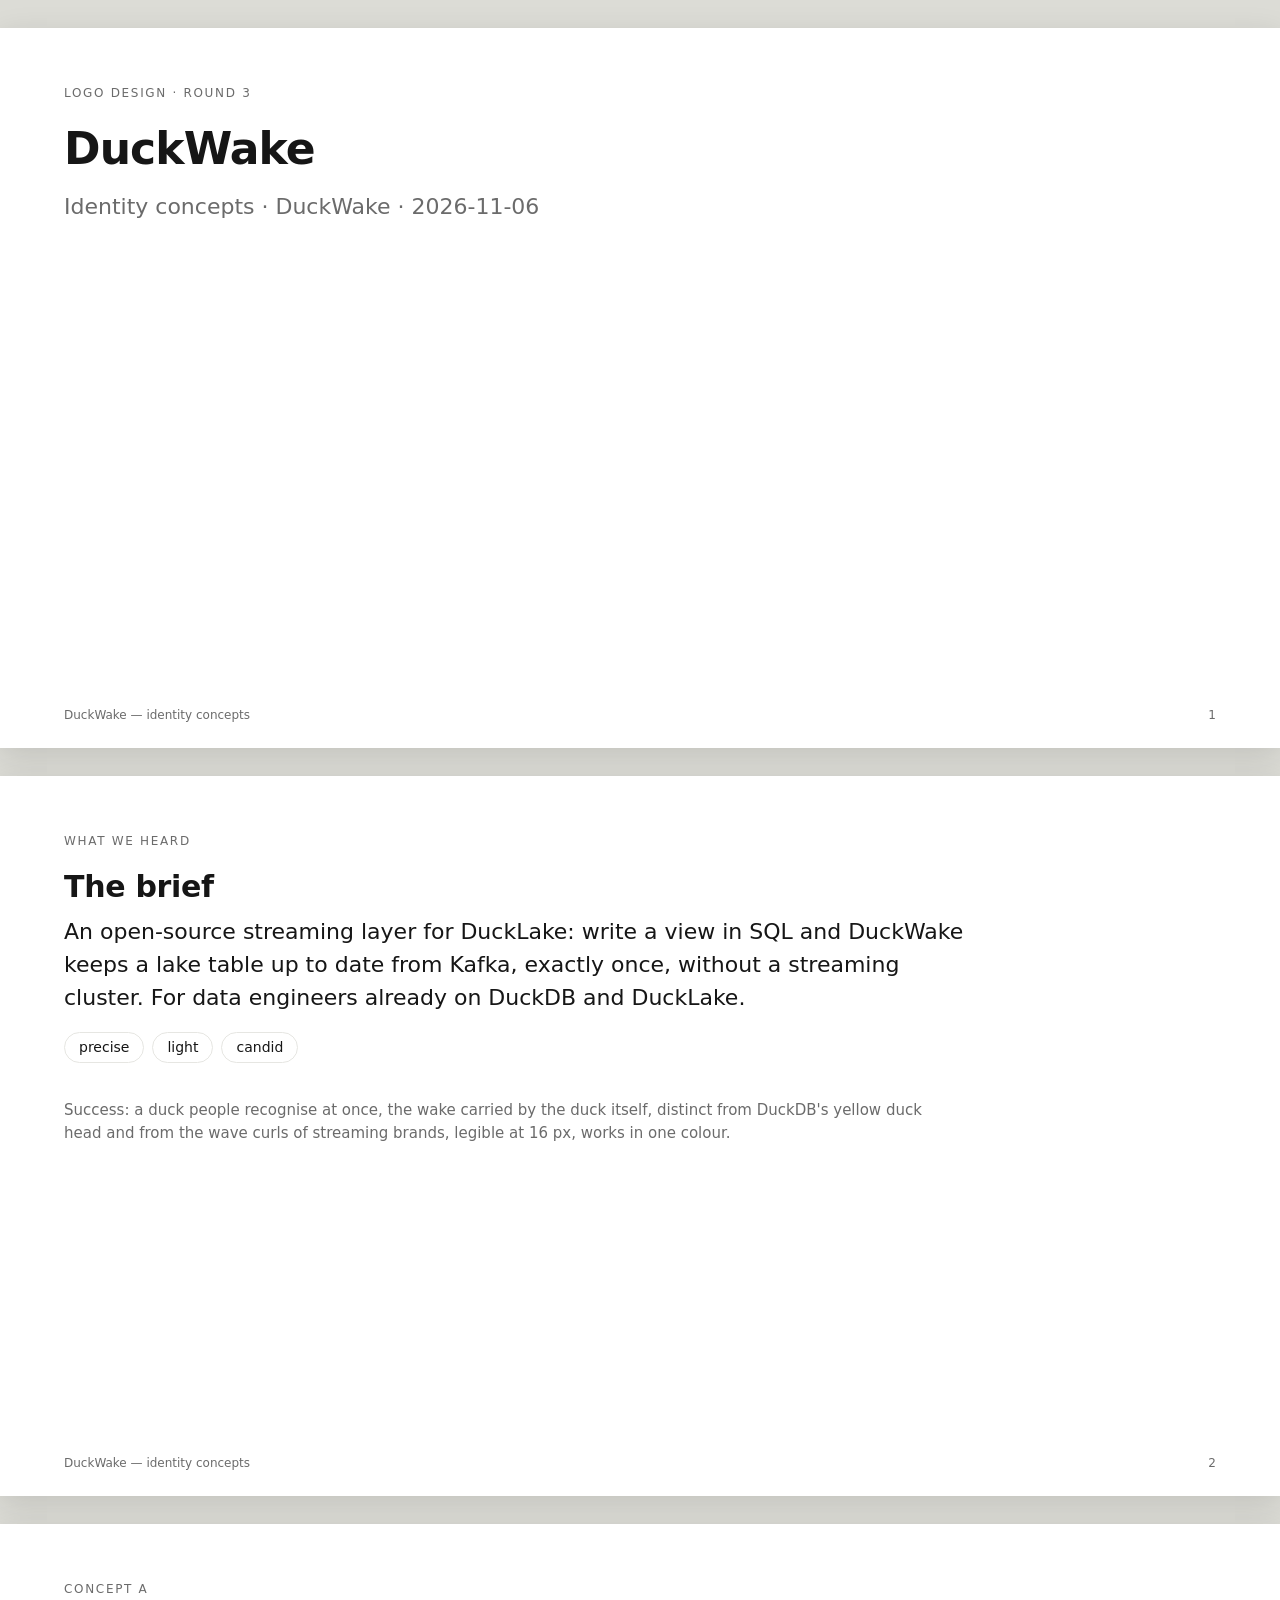
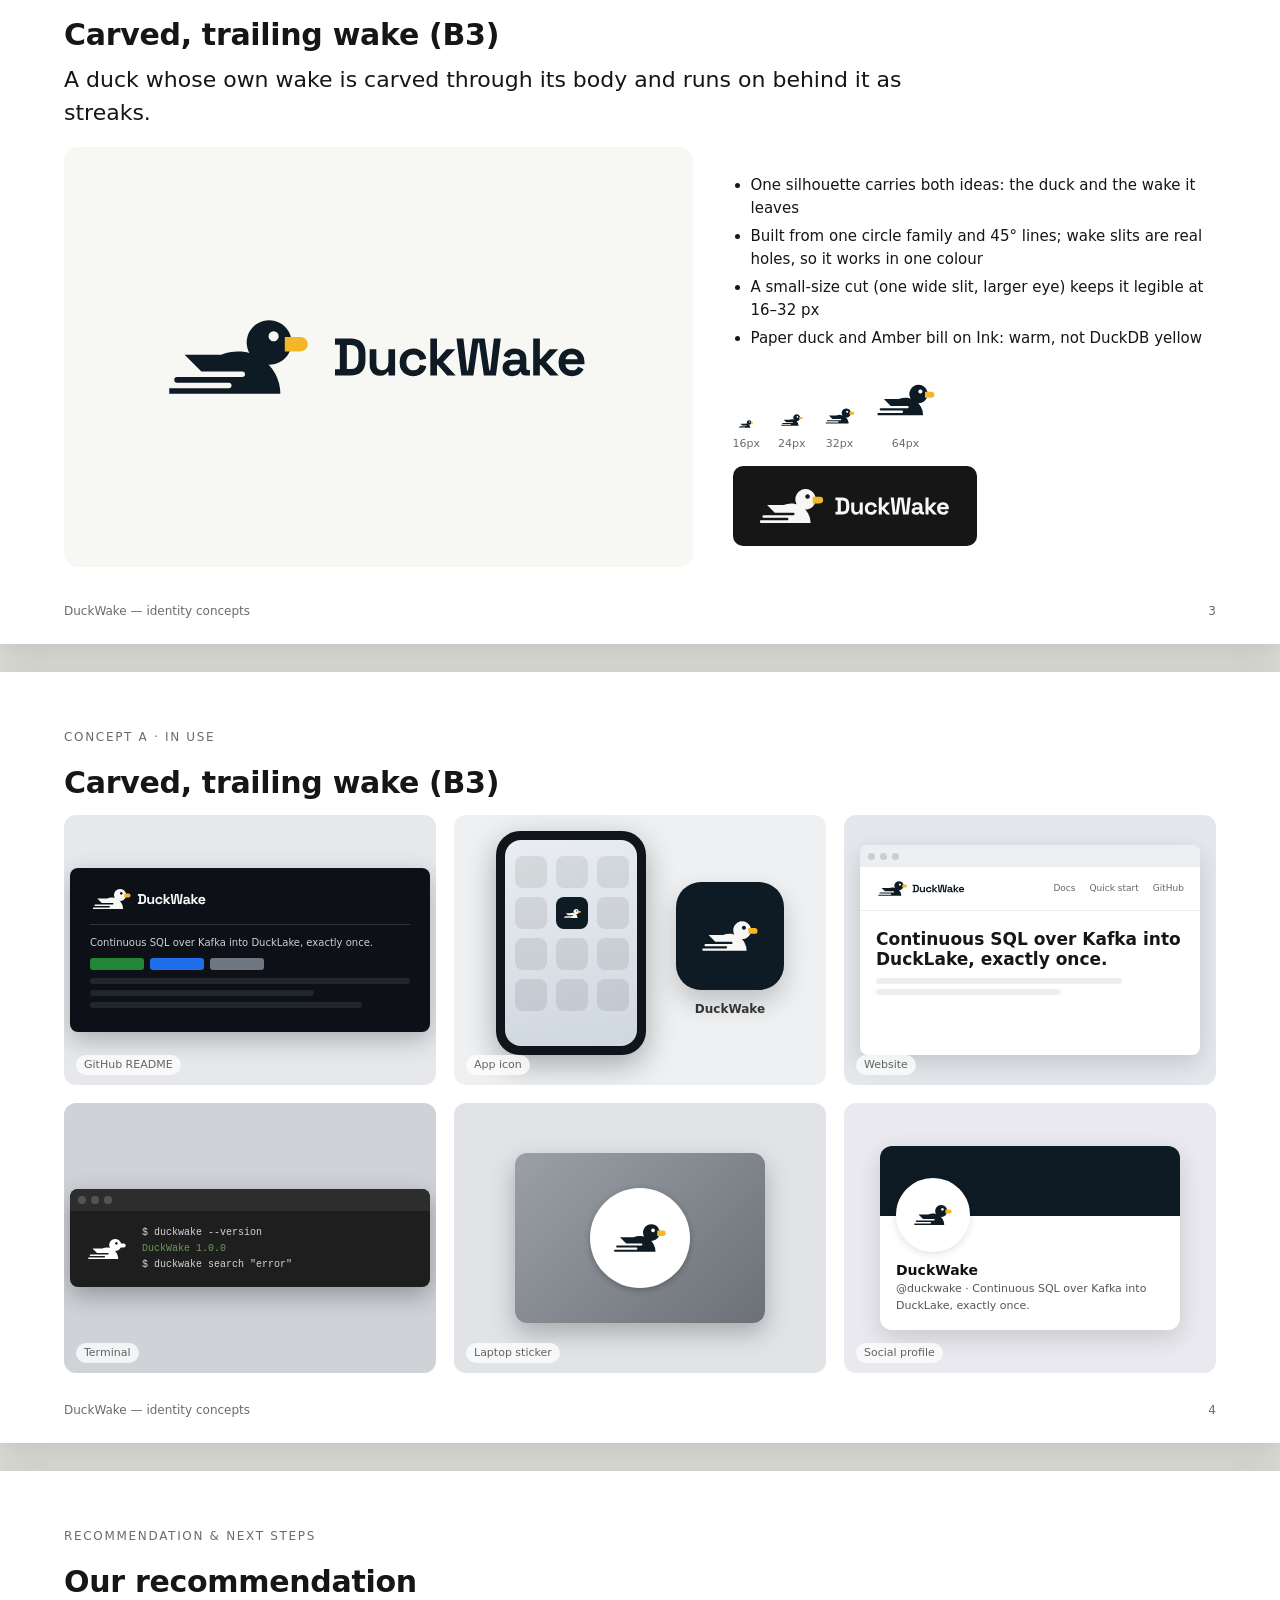
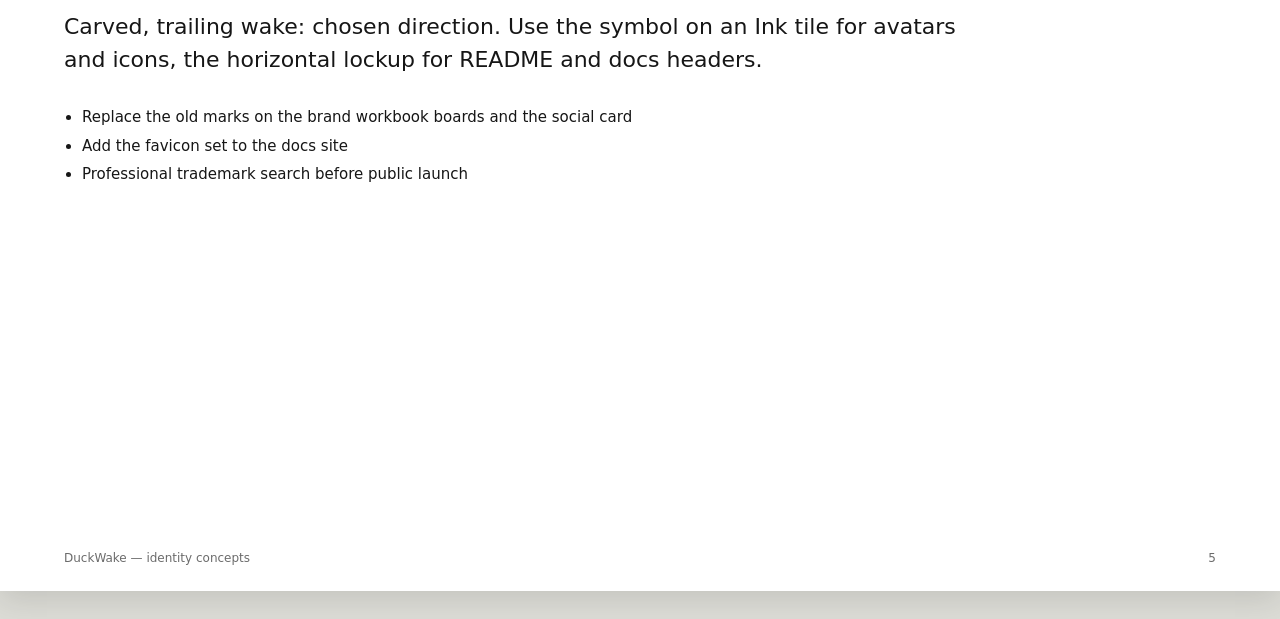
<file: brand/presentation/index.html>
<!doctype html><html lang='en'><head><meta charset='utf-8'><title>DuckWake — identity concepts</title><style>
:root{--ink:#161616;--muted:#6b6b6b;--line:#e6e6e2;--paper:#f7f7f4}
*{box-sizing:border-box}body{margin:0;background:#dcdcd6;font:15px/1.5 system-ui,-apple-system,Segoe UI,sans-serif;color:var(--ink)}
.slide{width:1280px;min-height:720px;margin:28px auto;background:#fff;box-shadow:0 8px 30px rgba(0,0,0,.12);padding:56px 64px 70px;position:relative;overflow:hidden}
.slide h1{font-size:44px;margin:0 0 8px;letter-spacing:-.02em}.slide h2{font-size:30px;margin:0 0 6px;letter-spacing:-.01em}
.kicker{font-size:12px;letter-spacing:.14em;text-transform:uppercase;color:var(--muted);margin-bottom:14px}
.idea{font-size:22px;max-width:900px;margin:6px 0 18px}.muted{color:var(--muted)}
.foot{position:absolute;left:64px;right:64px;bottom:24px;display:flex;justify-content:space-between;font-size:12px;color:var(--muted)}
.hero{display:grid;grid-template-columns:1.3fr 1fr;gap:40px;align-items:center}
.stage{height:420px;background:var(--paper);border-radius:14px;display:flex;align-items:center;justify-content:center}
.stage img{max-width:70%;max-height:62%}
ul.rat{padding-left:18px;margin:0}ul.rat li{margin:6px 0}
.sizes{display:flex;gap:18px;align-items:flex-end;margin-top:18px}.sizes div{display:flex;flex-direction:column;align-items:center;gap:4px;font-size:11px;color:var(--muted)}
.rev{background:#161616;border-radius:10px;padding:18px 22px;display:inline-flex;margin-top:14px}
.mock{display:grid;grid-template-columns:repeat(3,1fr);gap:18px;margin-top:10px}
.m{height:270px;border-radius:12px;overflow:hidden;position:relative;display:flex;align-items:center;justify-content:center}
.m .lbl{position:absolute;left:12px;bottom:10px;font-size:11px;color:rgba(0,0,0,.6);background:rgba(255,255,255,.75);padding:2px 8px;border-radius:20px}
.bc{width:250px;height:143px;background:#fff;border-radius:5px;box-shadow:0 10px 26px rgba(0,0,0,.22);padding:16px;display:flex;flex-direction:column;justify-content:space-between;transform:translate(-50px,-38px) rotate(-4deg)}
.bc2{position:absolute;width:250px;height:143px;border-radius:5px;transform:translate(70px,52px) rotate(6deg);box-shadow:0 10px 26px rgba(0,0,0,.25);display:flex;align-items:center;justify-content:center}
.bc .t{font-size:9px;line-height:1.5;color:#333}
.phone{width:150px;height:224px;margin-bottom:14px;border-radius:24px;background:#10151c;padding:9px;box-shadow:0 10px 30px rgba(0,0,0,.3)}
.screen{width:100%;height:100%;border-radius:16px;background:linear-gradient(170deg,#e9edf1,#cfd7df);display:grid;grid-template-columns:repeat(3,1fr);gap:9px;padding:16px 10px;align-content:start}
.ai{width:32px;height:32px;border-radius:8px;background:rgba(0,0,0,.08);justify-self:center}
.bigapp{display:flex;flex-direction:column;align-items:center;gap:10px;font-size:12px;font-weight:600;color:#333;margin-left:30px}
.bigapp .bi{width:108px;height:108px;border-radius:25px;display:flex;align-items:center;justify-content:center;box-shadow:0 12px 26px rgba(0,0,0,.2)}
.web{width:340px;height:210px;background:#fff;border-radius:8px;box-shadow:0 8px 24px rgba(0,0,0,.15);overflow:hidden}
.web .bar{height:22px;background:#eceff2;display:flex;gap:5px;align-items:center;padding:0 8px}.web .bar i{width:7px;height:7px;border-radius:50%;background:#c9ced4}
.web .nav{height:44px;display:flex;align-items:center;padding:0 16px;gap:14px;font-size:9px;color:#666;border-bottom:1px solid #eee}
.web .hero2{padding:18px 16px}.web .hero2 b{display:block;font-size:17px;line-height:1.2;margin-bottom:8px}.web .hero2 span{display:block;height:6px;background:#eee;border-radius:3px;margin:5px 0;width:80%}
.sign{width:300px;height:190px;background:linear-gradient(#8c8f93,#6f7276);display:flex;flex-direction:column;align-items:center;padding-top:18px}
.sign .board{width:230px;height:74px;border-radius:6px;display:flex;align-items:center;justify-content:center;box-shadow:0 6px 16px rgba(0,0,0,.3)}
.sign .door{width:80px;height:80px;margin-top:18px;background:#3d4146;border-radius:3px 3px 0 0}
.tote{width:180px;height:210px;background:#efe7d8;border-radius:4px 4px 10px 10px;position:relative;display:flex;align-items:center;justify-content:center;box-shadow:0 8px 20px rgba(0,0,0,.15);margin-top:40px}
.tote:before{content:"";position:absolute;top:-46px;left:50%;transform:translateX(-50%);width:84px;height:70px;border:9px solid #e3d8c3;border-bottom:none;border-radius:50px 50px 0 0}
.social{width:300px;background:#fff;border-radius:12px;box-shadow:0 8px 24px rgba(0,0,0,.14);overflow:hidden}
.social .cover{height:70px}.social .av{width:74px;height:74px;border-radius:50%;background:#fff;border:4px solid #fff;margin:-38px 0 0 16px;display:flex;align-items:center;justify-content:center;box-shadow:0 2px 8px rgba(0,0,0,.12);overflow:hidden}
.social .meta{padding:8px 16px 16px;font-size:11px;color:#555}.social .meta b{font-size:14px;color:#111;display:block}
.cup{position:relative;width:150px;height:200px;margin-top:30px}
.cup .body{position:absolute;inset:0;background:#f4f1ea;clip-path:polygon(0 0,100% 0,86% 100%,14% 100%);display:flex;align-items:center;justify-content:center;box-shadow:inset -18px 0 24px rgba(0,0,0,.06)}
.cup .lid{position:absolute;left:-8px;right:-8px;top:-22px;height:24px;border-radius:8px 8px 3px 3px;background:#2b2b2b}
.cup .sleeve{position:absolute;left:6%;right:6%;top:36%;height:34%;clip-path:polygon(0 0,100% 0,96% 100%,4% 100%);display:flex;align-items:center;justify-content:center}
.bag{position:relative;width:170px;height:230px;background:#e9e2d6;border-radius:6px 6px 10px 10px;box-shadow:0 12px 26px rgba(0,0,0,.2);display:flex;flex-direction:column;align-items:center;padding-top:38px;gap:14px}
.bag:before{content:"";position:absolute;top:0;left:0;right:0;height:22px;background:repeating-linear-gradient(90deg,rgba(0,0,0,.08) 0 4px,transparent 4px 8px);border-radius:6px 6px 0 0}
.bag .label{width:118px;height:118px;border-radius:50%;background:#fff;display:flex;align-items:center;justify-content:center}
.bag .t{font-size:8px;letter-spacing:.14em;color:#555;text-transform:uppercase;padding:0 12px;text-align:center;line-height:1.4}
.sbag{position:relative;width:180px;height:210px;box-shadow:0 12px 26px rgba(0,0,0,.2);display:flex;align-items:center;justify-content:center;margin-top:30px}
.sbag:before{content:"";position:absolute;top:-40px;left:50%;transform:translateX(-50%);width:70px;height:56px;border:5px solid #333;border-bottom:none;border-radius:40px 40px 0 0}
.box{width:220px;height:150px;background:#f3efe6;box-shadow:14px 14px 0 rgba(0,0,0,.08),0 12px 26px rgba(0,0,0,.18);display:flex;align-items:center;justify-content:center;border-top:14px solid rgba(0,0,0,.06)}
.readme{width:360px;background:#0d1117;border-radius:8px;box-shadow:0 8px 24px rgba(0,0,0,.25);padding:18px 20px;color:#c9d1d9;font-size:10px}
.readme .rh{display:flex;align-items:center;gap:10px;border-bottom:1px solid #30363d;padding-bottom:12px;margin-bottom:10px}
.readme .badges{display:flex;gap:6px;margin:8px 0}.readme .badges i{display:block;width:54px;height:12px;border-radius:3px;background:#238636}.readme .badges i:nth-child(2){background:#1f6feb}.readme .badges i:nth-child(3){background:#6e7681}
.readme .ln{height:6px;background:#21262d;border-radius:3px;margin:6px 0}
.term{width:360px;background:#1e1e1e;border-radius:8px;box-shadow:0 8px 24px rgba(0,0,0,.3);overflow:hidden;font:10px/1.6 ui-monospace,Menlo,monospace;color:#d4d4d4}
.term .tb{height:22px;background:#2d2d2d;display:flex;gap:5px;align-items:center;padding:0 8px}.term .tb i{width:8px;height:8px;border-radius:50%;background:#555}
.term .tbody{padding:14px 16px;display:flex;gap:14px;align-items:center}
.sticker{width:250px;height:170px;background:linear-gradient(135deg,#9aa0a6,#6b7177);border-radius:12px;display:flex;align-items:center;justify-content:center;box-shadow:0 10px 24px rgba(0,0,0,.25)}
.sticker .s{width:100px;height:100px;border-radius:50%;background:#fff;display:flex;align-items:center;justify-content:center;box-shadow:0 2px 6px rgba(0,0,0,.25)}
.shirt{width:210px;height:220px;display:flex;align-items:center;justify-content:center;position:relative}
.shirt svg{position:absolute;inset:0}
.badge{width:170px;height:235px;background:#fff;border-radius:10px;box-shadow:0 10px 24px rgba(0,0,0,.2);display:flex;flex-direction:column;align-items:center;padding:20px 14px;gap:14px;position:relative;margin-top:30px}
.badge:before{content:"";position:absolute;top:-60px;left:50%;width:22px;height:62px;transform:translateX(-50%)}
.badge .hole{width:40px;height:8px;border-radius:4px;background:#ddd}.badge .nm{font-size:15px;font-weight:600}.badge .rl{font-size:10px;color:#777}
.pcard{position:relative;width:300px;height:189px;border-radius:14px;box-shadow:0 14px 30px rgba(0,0,0,.28);font:600 12px ui-monospace,Menlo,monospace}
.pcard .chip{position:absolute;left:22px;top:76px;width:40px;height:30px;border-radius:6px;background:linear-gradient(135deg,#e9d8a6,#c9a95c)}
.pcard .num{position:absolute;left:22px;top:122px;letter-spacing:.12em;font-size:14px}
.pcard .holder{position:absolute;left:22px;bottom:18px;font-size:10px;letter-spacing:.14em;opacity:.85}
.pcard .brandline{position:absolute;right:20px;bottom:16px;font:700 13px system-ui,sans-serif;opacity:.9}
.tabbar{width:340px;background:#dfe1e5;border-radius:10px;padding:8px 8px 0}
.tab{width:230px;height:36px;background:#fff;border-radius:10px 10px 0 0;display:flex;align-items:center;gap:8px;padding:0 12px;font-size:11px;color:#333}
.addr{height:40px;background:#fff;display:flex;align-items:center;padding:0 12px;font-size:10px;color:#777;border-top:1px solid #eee}
.cmp{display:grid;gap:22px;margin-top:20px}.cmp .c{background:var(--paper);border-radius:12px;padding:22px;display:flex;flex-direction:column;align-items:center;gap:12px}
.cmp img{max-height:120px;max-width:80%}
img.g{filter:grayscale(1)}img.w{filter:brightness(0) invert(1)}img.k{filter:brightness(0)}
.adj span{display:inline-block;border:1px solid var(--line);border-radius:20px;padding:4px 14px;margin:0 8px 8px 0;font-size:14px}
</style></head><body><section class="slide"><div class="kicker">Logo design · round 3</div>
<h1>DuckWake</h1><p class="idea muted">Identity concepts · DuckWake · 2026-11-06</p>
<p class="muted" style="max-width:720px;margin-top:120px"></p><div class="foot"><span>DuckWake — identity concepts</span><span>1</span></div></section><section class="slide"><div class="kicker">What we heard</div><h2>The brief</h2>
<p class="idea">An open-source streaming layer for DuckLake: write a view in SQL and DuckWake keeps a lake table up to date from Kafka, exactly once, without a streaming cluster. For data engineers already on DuckDB and DuckLake.</p><div class="adj"><span>precise</span><span>light</span><span>candid</span></div>
<p class="muted" style="margin-top:28px;max-width:860px">Success: a duck people recognise at once, the wake carried by the duck itself, distinct from DuckDB&#x27;s yellow duck head and from the wave curls of streaming brands, legible at 16 px, works in one colour.</p><div class="foot"><span>DuckWake — identity concepts</span><span>2</span></div></section><section class="slide"><div class="kicker">Concept A</div><h2>Carved, trailing wake (B3)</h2>
<p class="idea">A duck whose own wake is carved through its body and runs on behind it as streaks.</p>
<div class="hero"><div class="stage"><img class="" src="[data-uri]"></div>
<div><ul class="rat"><li>One silhouette carries both ideas: the duck and the wake it leaves</li><li>Built from one circle family and 45° lines; wake slits are real holes, so it works in one colour</li><li>A small-size cut (one wide slit, larger eye) keeps it legible at 16–32 px</li><li>Paper duck and Amber bill on Ink: warm, not DuckDB yellow</li></ul><div class="sizes"><div><img class="" src="[data-uri]" style="height:16px">16px</div><div><img class="" src="[data-uri]" style="height:24px">24px</div><div><img class="" src="[data-uri]" style="height:32px">32px</div><div><img class="" src="[data-uri]" style="height:64px">64px</div></div><div class="rev"><img class="" src="[data-uri]" style="max-height:44px;max-width:300px"></div></div></div>
<div class="foot"><span>DuckWake — identity concepts</span><span>3</span></div></section><section class="slide"><div class="kicker">Concept A · in use</div><h2>Carved, trailing wake (B3)</h2>
<div class="mock"><div class="m" style="background:#e6e8eb"><div class="readme"><div class="rh"><img class="" src="[data-uri]" style="max-height:26px;max-width:180px"></div><div>Continuous SQL over Kafka into DuckLake, exactly once.</div><div class="badges"><i></i><i></i><i></i></div><div class="ln"></div><div class="ln" style="width:70%"></div><div class="ln" style="width:85%"></div></div><span class="lbl">GitHub README</span></div><div class="m" style="background:#eef0f2"><div class="phone"><div class="screen"><div class="ai"></div><div class="ai"></div><div class="ai"></div><div class="ai"></div><div class="ai" style="background:#0E1A24;display:flex;align-items:center;justify-content:center"><img class="" src="[data-uri]" style="max-height:19px;max-width:21px"></div><div class="ai"></div><div class="ai"></div><div class="ai"></div><div class="ai"></div><div class="ai"></div><div class="ai"></div><div class="ai"></div></div></div><div class="bigapp"><div class="bi" style="background:#0E1A24"><img class="" src="[data-uri]" style="max-height:62px;max-width:70px"></div>DuckWake</div><span class="lbl">App icon</span></div><div class="m" style="background:#e4e8ec"><div class="web"><div class="bar"><i></i><i></i><i></i></div><div class="nav"><img class="" src="[data-uri]" style="max-height:20px;max-width:110px"><span style="flex:1"></span><span>Docs</span><span>Quick start</span><span>GitHub</span></div><div class="hero2"><b>Continuous SQL over Kafka into DuckLake, exactly once.</b><span></span><span style="width:60%"></span></div></div><span class="lbl">Website</span></div><div class="m" style="background:#cfd3d8"><div class="term"><div class="tb"><i></i><i></i><i></i></div><div class="tbody"><img class="w" src="[data-uri]" style="max-height:42px;max-width:42px"><div>$ duckwake --version<br><span style="color:#6a9955">DuckWake 1.0.0</span><br>$ duckwake search "error"</div></div></div><span class="lbl">Terminal</span></div><div class="m" style="background:#e1e3e6"><div class="sticker"><div class="s"><img class="" src="[data-uri]" style="max-height:58px;max-width:66px"></div></div><span class="lbl">Laptop sticker</span></div><div class="m" style="background:#e9e9ef"><div class="social"><div class="cover" style="background:#0E1A24"></div><div class="av"><img class="" src="[data-uri]" style="max-height:42px;max-width:50px"></div><div class="meta"><b>DuckWake</b>@duckwake · Continuous SQL over Kafka into DuckLake, exactly once.</div></div><span class="lbl">Social profile</span></div></div><div class="foot"><span>DuckWake — identity concepts</span><span>4</span></div></section><section class="slide"><div class="kicker">Recommendation & next steps</div><h2>Our recommendation</h2>
<p class="idea">Carved, trailing wake: chosen direction. Use the symbol on an Ink tile for avatars and icons, the horizontal lockup for README and docs headers.</p>
<ul class="rat" style="margin-top:30px"><li>Replace the old marks on the brand workbook boards and the social card</li><li>Add the favicon set to the docs site</li><li>Professional trademark search before public launch</li></ul><div class="foot"><span>DuckWake — identity concepts</span><span>5</span></div></section></body></html>
</file>
